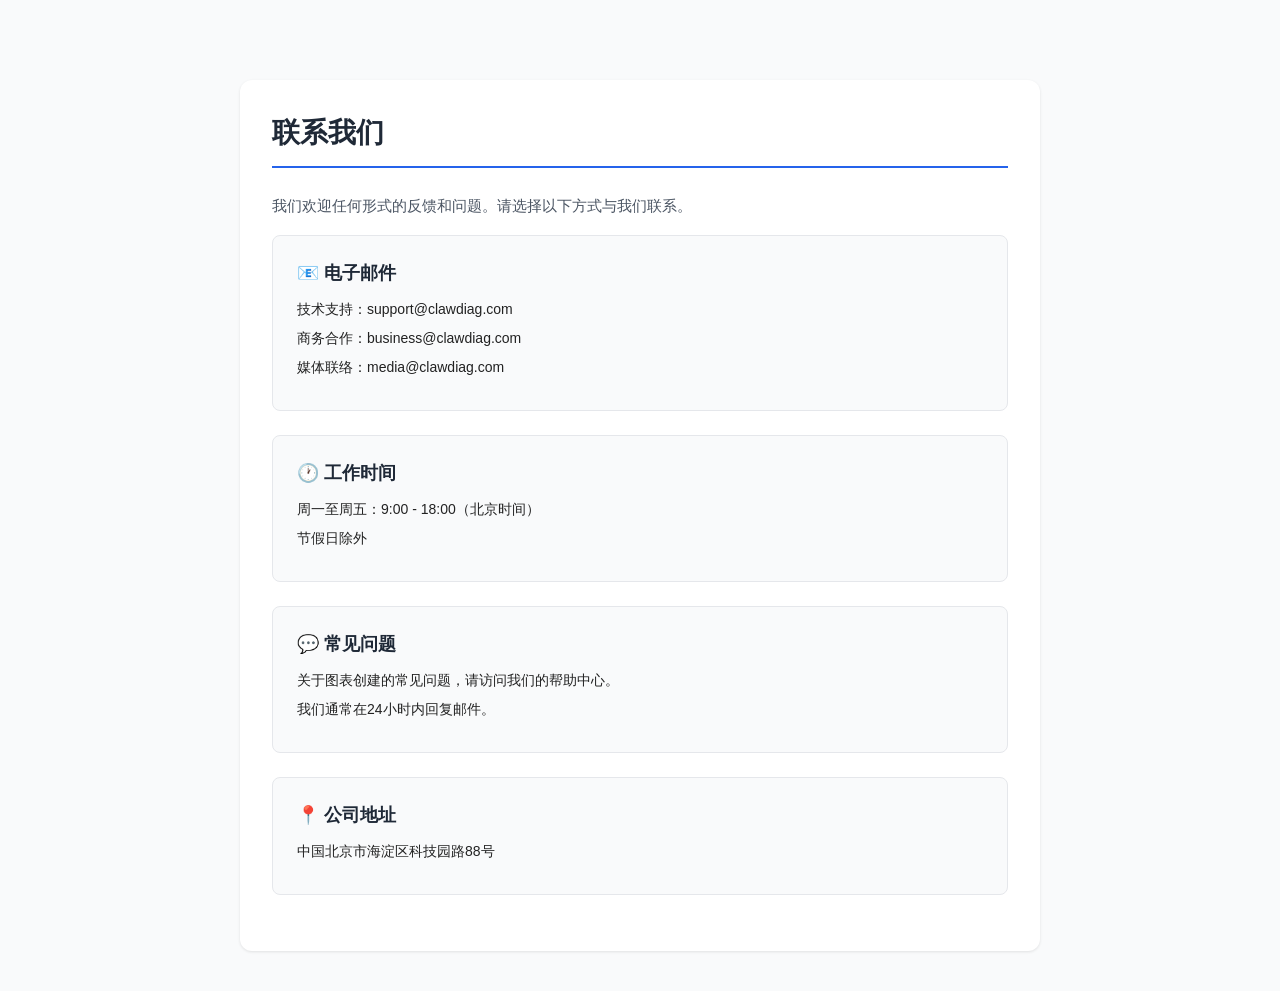
<file: contact.html>
<!DOCTYPE html>
<html lang="zh-CN">
<head>
    <meta charset="UTF-8">
    <meta name="viewport" content="width=device-width, initial-scale=1.0">
    <title>Contact Us - ClawDiag</title>
    <meta name="description" content="Contact ClawDiag - Get in touch with us">
    <link rel="canonical" href="https://sw.okxxu.com/contact.html">
    <link rel="alternate" hreflang="zh" href="https://sw.okxxu.com/contact.html">
    <link rel="alternate" hreflang="en" href="https://sw.okxxu.com/contact.html">
    <link rel="alternate" hreflang="x-default" href="https://sw.okxxu.com/">
    <link rel="icon" type="image/svg+xml" href="data:image/svg+xml,%3Csvg xmlns='http://www.w3.org/2000/svg' viewBox='0 0 32 32'%3E%3Crect width='32' height='32' rx='8' fill='%232563EB'/%3E%3Cpath d='M8 16L14 10L20 16L14 22L8 16Z' fill='white'/%3E%3Cpath d='M14 16L20 10L26 16L20 22L14 16Z' fill='white' fill-opacity='0.6'/%3E%3C/svg%3E">
    <link rel="stylesheet" href="styles.css">
    <style>
        body { background: #F9FAFB; }
        .contact-container { max-width: 800px; margin: 80px auto 40px; padding: 32px; background: #fff; border-radius: 12px; box-shadow: 0 1px 3px rgba(0,0,0,0.1); }
        .contact-container h1 { font-size: 28px; margin-bottom: 24px; color: #1F2937; border-bottom: 2px solid #2563EB; padding-bottom: 12px; }
        .contact-container p { font-size: 15px; line-height: 1.8; color: #4B5563; margin-bottom: 16px; }
        .contact-card { background: #F9FAFB; border-radius: 8px; padding: 24px; margin-bottom: 24px; border: 1px solid #E5E7EB; }
        .contact-card h3 { font-size: 18px; color: #1F2937; margin-bottom: 12px; }
        .contact-card a { color: #2563EB; font-size: 15px; }
        .contact-card span { display: block; margin-bottom: 8px; }
    </style>
</head>
<body>
    <div class="contact-container" id="content">
        <!-- Content loaded by JS -->
    </div>

    <script>
    (function() {
        const isEnglish = location.pathname.includes('-en.html') || 
                          new URLSearchParams(location.search).get('lang') === 'en' ||
                          (localStorage.getItem('clawdiag-lang') === 'en');
        
        const content = document.getElementById('content');
        
        if (isEnglish) {
            document.documentElement.lang = 'en';
            document.title = 'Contact Us - ClawDiag';
            content.innerHTML = `
                <h1>Contact Us</h1>
                <p>We welcome any feedback or questions. Please choose one of the following ways to contact us.</p>
                
                <div class="contact-card">
                    <h3>📧 Email</h3>
                    <span>Technical Support: support@clawdiag.com</span>
                    <span>Business Inquiry: business@clawdiag.com</span>
                    <span>Media Contact: media@clawdiag.com</span>
                </div>
                
                <div class="contact-card">
                    <h3>🕐 Business Hours</h3>
                    <span>Monday to Friday: 9:00 - 18:00 (Beijing Time)</span>
                    <span>Excluding holidays</span>
                </div>
                
                <div class="contact-card">
                    <h3>💬 FAQ</h3>
                    <span>For common questions about diagram creation, please visit our Help Center.</span>
                    <span>We typically respond to emails within 24 hours.</span>
                </div>
                
                <div class="contact-card">
                    <h3>📍 Company Address</h3>
                    <span>88 Kejiyuan Road, Haidian District, Beijing, China</span>
                </div>
            `;
        } else {
            content.innerHTML = `
                <h1>联系我们</h1>
                <p>我们欢迎任何形式的反馈和问题。请选择以下方式与我们联系。</p>
                
                <div class="contact-card">
                    <h3>📧 电子邮件</h3>
                    <span>技术支持：support@clawdiag.com</span>
                    <span>商务合作：business@clawdiag.com</span>
                    <span>媒体联络：media@clawdiag.com</span>
                </div>
                
                <div class="contact-card">
                    <h3>🕐 工作时间</h3>
                    <span>周一至周五：9:00 - 18:00（北京时间）</span>
                    <span>节假日除外</span>
                </div>
                
                <div class="contact-card">
                    <h3>💬 常见问题</h3>
                    <span>关于图表创建的常见问题，请访问我们的帮助中心。</span>
                    <span>我们通常在24小时内回复邮件。</span>
                </div>
                
                <div class="contact-card">
                    <h3>📍 公司地址</h3>
                    <span>中国北京市海淀区科技园路88号</span>
                </div>
            `;
        }
    })();
    </script>
</body>
</html>
</file>
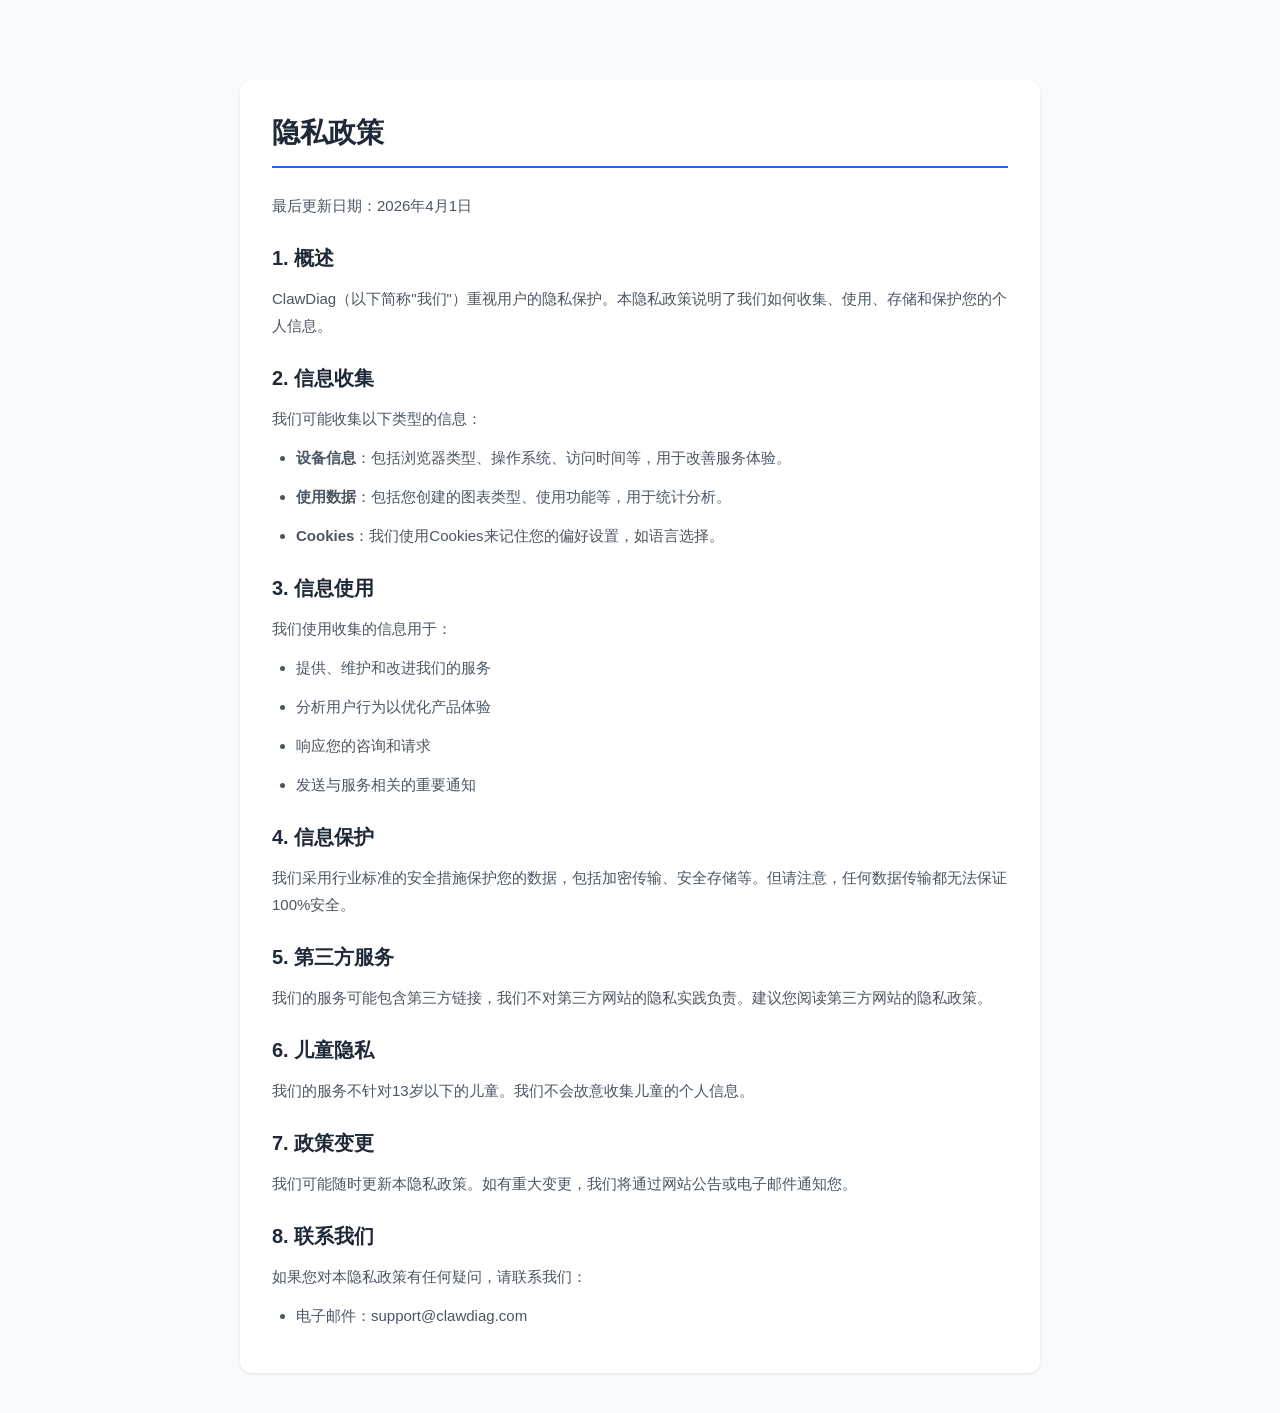
<file: privacy.html>
<!DOCTYPE html>
<html lang="zh-CN">
<head>
    <meta charset="UTF-8">
    <meta name="viewport" content="width=device-width, initial-scale=1.0">
    <title>Privacy Policy - ClawDiag</title>
    <meta name="description" content="ClawDiag Privacy Policy - Your privacy is important to us">
    <link rel="canonical" href="https://sw.okxxu.com/privacy.html">
    <link rel="alternate" hreflang="zh" href="https://sw.okxxu.com/privacy.html">
    <link rel="alternate" hreflang="en" href="https://sw.okxxu.com/privacy.html">
    <link rel="alternate" hreflang="x-default" href="https://sw.okxxu.com/">
    <link rel="icon" type="image/svg+xml" href="data:image/svg+xml,%3Csvg xmlns='http://www.w3.org/2000/svg' viewBox='0 0 32 32'%3E%3Crect width='32' height='32' rx='8' fill='%232563EB'/%3E%3Cpath d='M8 16L14 10L20 16L14 22L8 16Z' fill='white'/%3E%3Cpath d='M14 16L20 10L26 16L20 22L14 16Z' fill='white' fill-opacity='0.6'/%3E%3C/svg%3E">
    <link rel="stylesheet" href="styles.css">
    <style>
        body { background: #F9FAFB; }
        .legal-container { max-width: 800px; margin: 80px auto 40px; padding: 32px; background: #fff; border-radius: 12px; box-shadow: 0 1px 3px rgba(0,0,0,0.1); }
        .legal-container h1 { font-size: 28px; margin-bottom: 24px; color: #1F2937; border-bottom: 2px solid #2563EB; padding-bottom: 12px; }
        .legal-container h2 { font-size: 20px; margin: 24px 0 12px; color: #1F2937; }
        .legal-container p, .legal-container li { font-size: 15px; line-height: 1.8; color: #4B5563; margin-bottom: 12px; }
        .legal-container ul { padding-left: 24px; }
        .legal-container a { color: #2563EB; }
    </style>
</head>
<body>
    <div class="legal-container" id="content">
        <!-- Content loaded by JS -->
    </div>

    <script src="i18n.js"></script>
    <script>
    (function() {
        const isEnglish = location.pathname.includes('-en.html') || 
                          new URLSearchParams(location.search).get('lang') === 'en' ||
                          (localStorage.getItem('clawdiag-lang') === 'en');
        
        const content = document.getElementById('content');
        
        if (isEnglish) {
            document.documentElement.lang = 'en';
            document.title = 'Privacy Policy - ClawDiag';
            content.innerHTML = `
                <h1>Privacy Policy</h1>
                <p>Last updated: April 1, 2026</p>
                
                <h2>1. Overview</h2>
                <p>ClawDiag ("we", "us", or "our") is committed to protecting your privacy. This Privacy Policy explains how we collect, use, store, and protect your personal information.</p>
                
                <h2>2. Information We Collect</h2>
                <p>We may collect the following types of information:</p>
                <ul>
                    <li><strong>Device Information</strong>: Including browser type, operating system, access time, etc., to improve service experience.</li>
                    <li><strong>Usage Data</strong>: Including the types of diagrams you create, features you use, for statistical analysis.</li>
                    <li><strong>Cookies</strong>: We use cookies to remember your preferences, such as language settings.</li>
                </ul>
                
                <h2>3. How We Use Your Information</h2>
                <p>We use the information we collect to:</p>
                <ul>
                    <li>Provide, maintain, and improve our services</li>
                    <li>Analyze user behavior to optimize product experience</li>
                    <li>Respond to your inquiries and requests</li>
                    <li>Send important service-related notifications</li>
                </ul>
                
                <h2>4. Data Protection</h2>
                <p>We use industry-standard security measures to protect your data, including encrypted transmission and secure storage. However, please note that no data transmission can be guaranteed 100% secure.</p>
                
                <h2>5. Third-Party Services</h2>
                <p>Our services may contain links to third-party websites. We are not responsible for the privacy practices of third-party websites. We recommend that you read the privacy policies of third-party websites.</p>
                
                <h2>6. Children's Privacy</h2>
                <p>Our services are not intended for children under 13. We do not knowingly collect personal information from children.</p>
                
                <h2>7. Changes to This Policy</h2>
                <p>We may update this Privacy Policy at any time. For material changes, we will notify you through website announcements or email.</p>
                
                <h2>8. Contact Us</h2>
                <p>If you have any questions about this Privacy Policy, please contact us:</p>
                <ul>
                    <li>Email: support@clawdiag.com</li>
                </ul>
            `;
        } else {
            content.innerHTML = `
                <h1>隐私政策</h1>
                <p>最后更新日期：2026年4月1日</p>
                
                <h2>1. 概述</h2>
                <p>ClawDiag（以下简称"我们"）重视用户的隐私保护。本隐私政策说明了我们如何收集、使用、存储和保护您的个人信息。</p>
                
                <h2>2. 信息收集</h2>
                <p>我们可能收集以下类型的信息：</p>
                <ul>
                    <li><strong>设备信息</strong>：包括浏览器类型、操作系统、访问时间等，用于改善服务体验。</li>
                    <li><strong>使用数据</strong>：包括您创建的图表类型、使用功能等，用于统计分析。</li>
                    <li><strong>Cookies</strong>：我们使用Cookies来记住您的偏好设置，如语言选择。</li>
                </ul>
                
                <h2>3. 信息使用</h2>
                <p>我们使用收集的信息用于：</p>
                <ul>
                    <li>提供、维护和改进我们的服务</li>
                    <li>分析用户行为以优化产品体验</li>
                    <li>响应您的咨询和请求</li>
                    <li>发送与服务相关的重要通知</li>
                </ul>
                
                <h2>4. 信息保护</h2>
                <p>我们采用行业标准的安全措施保护您的数据，包括加密传输、安全存储等。但请注意，任何数据传输都无法保证100%安全。</p>
                
                <h2>5. 第三方服务</h2>
                <p>我们的服务可能包含第三方链接，我们不对第三方网站的隐私实践负责。建议您阅读第三方网站的隐私政策。</p>
                
                <h2>6. 儿童隐私</h2>
                <p>我们的服务不针对13岁以下的儿童。我们不会故意收集儿童的个人信息。</p>
                
                <h2>7. 政策变更</h2>
                <p>我们可能随时更新本隐私政策。如有重大变更，我们将通过网站公告或电子邮件通知您。</p>
                
                <h2>8. 联系我们</h2>
                <p>如果您对本隐私政策有任何疑问，请联系我们：</p>
                <ul>
                    <li>电子邮件：support@clawdiag.com</li>
                </ul>
            `;
        }
    })();
    </script>
</body>
</html>
</file>
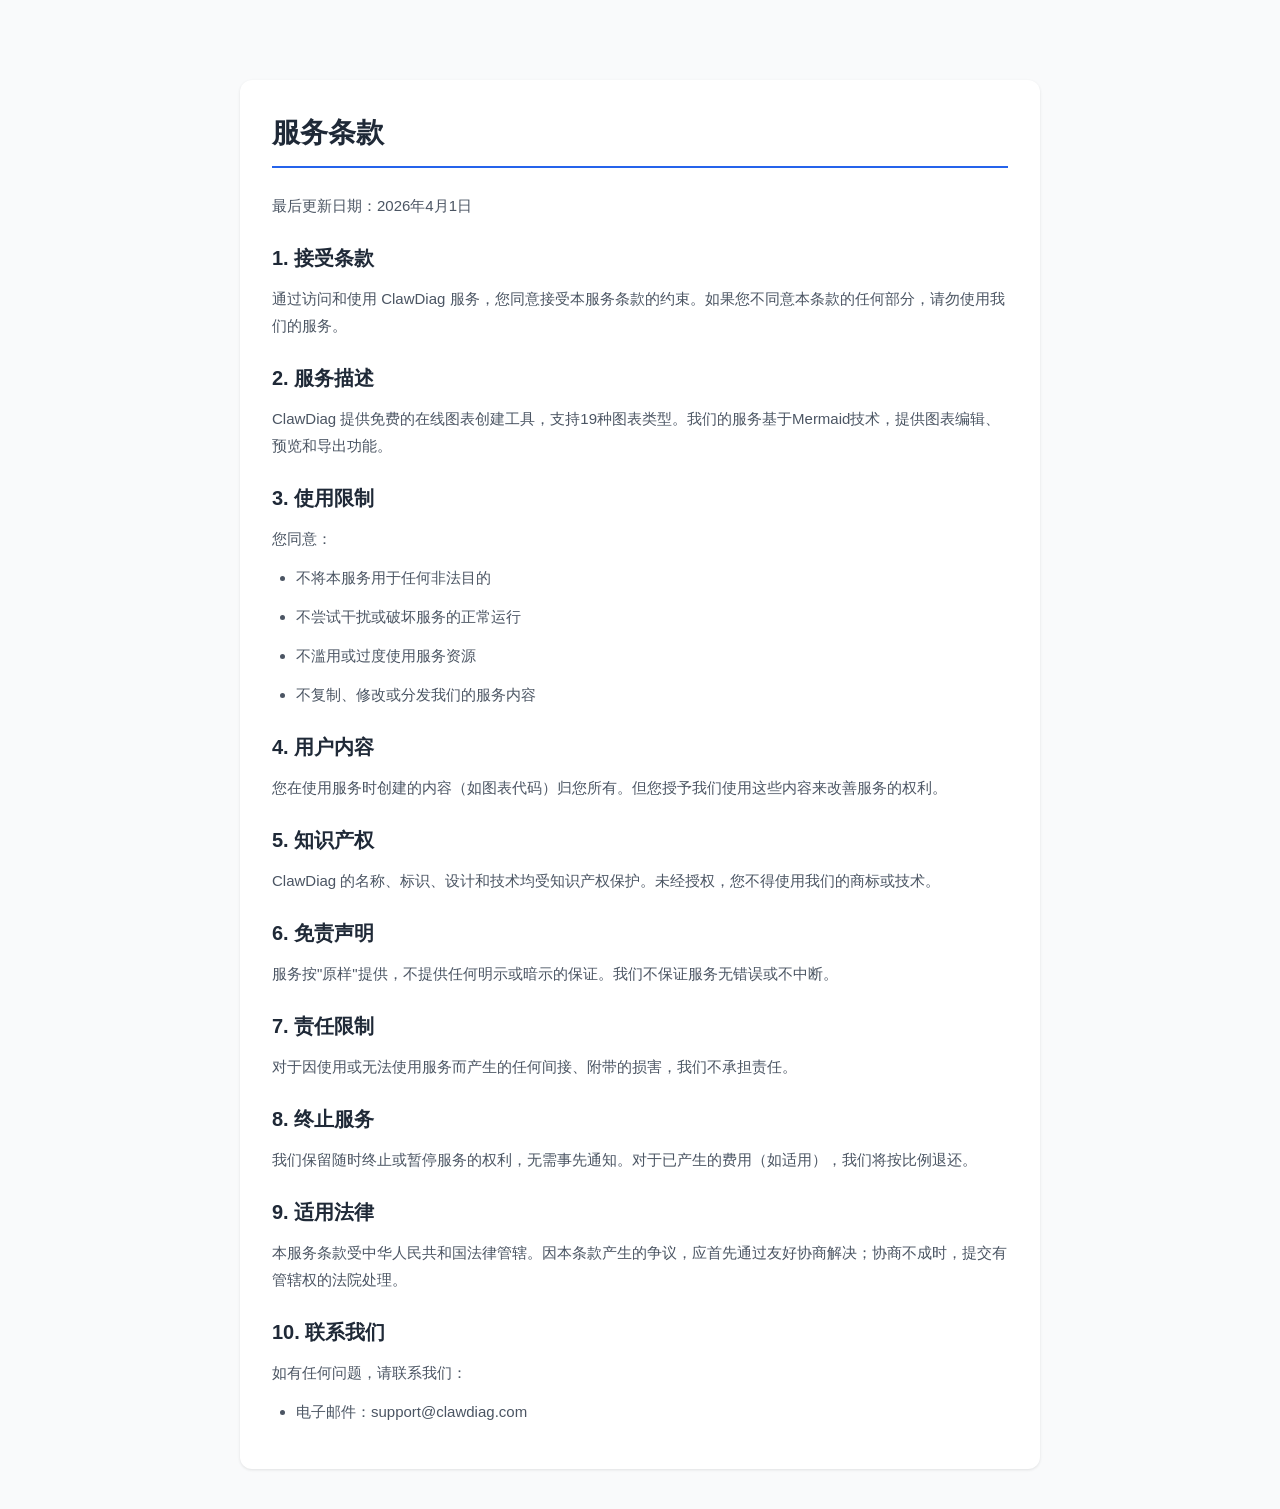
<file: terms.html>
<!DOCTYPE html>
<html lang="zh-CN">
<head>
    <meta charset="UTF-8">
    <meta name="viewport" content="width=device-width, initial-scale=1.0">
    <title>Terms of Service - ClawDiag</title>
    <meta name="description" content="ClawDiag Terms of Service">
    <link rel="canonical" href="https://sw.okxxu.com/terms.html">
    <link rel="alternate" hreflang="zh" href="https://sw.okxxu.com/terms.html">
    <link rel="alternate" hreflang="en" href="https://sw.okxxu.com/terms.html">
    <link rel="alternate" hreflang="x-default" href="https://sw.okxxu.com/">
    <link rel="icon" type="image/svg+xml" href="data:image/svg+xml,%3Csvg xmlns='http://www.w3.org/2000/svg' viewBox='0 0 32 32'%3E%3Crect width='32' height='32' rx='8' fill='%232563EB'/%3E%3Cpath d='M8 16L14 10L20 16L14 22L8 16Z' fill='white'/%3E%3Cpath d='M14 16L20 10L26 16L20 22L14 16Z' fill='white' fill-opacity='0.6'/%3E%3C/svg%3E">
    <link rel="stylesheet" href="styles.css">
    <style>
        body { background: #F9FAFB; }
        .legal-container { max-width: 800px; margin: 80px auto 40px; padding: 32px; background: #fff; border-radius: 12px; box-shadow: 0 1px 3px rgba(0,0,0,0.1); }
        .legal-container h1 { font-size: 28px; margin-bottom: 24px; color: #1F2937; border-bottom: 2px solid #2563EB; padding-bottom: 12px; }
        .legal-container h2 { font-size: 20px; margin: 24px 0 12px; color: #1F2937; }
        .legal-container p, .legal-container li { font-size: 15px; line-height: 1.8; color: #4B5563; margin-bottom: 12px; }
        .legal-container ul { padding-left: 24px; }
        .legal-container a { color: #2563EB; }
    </style>
</head>
<body>
    <div class="legal-container" id="content">
        <!-- Content loaded by JS -->
    </div>

    <script>
    (function() {
        const isEnglish = location.pathname.includes('-en.html') || 
                          new URLSearchParams(location.search).get('lang') === 'en' ||
                          (localStorage.getItem('clawdiag-lang') === 'en');
        
        const content = document.getElementById('content');
        
        if (isEnglish) {
            document.documentElement.lang = 'en';
            document.title = 'Terms of Service - ClawDiag';
            content.innerHTML = `
                <h1>Terms of Service</h1>
                <p>Last updated: April 1, 2026</p>
                
                <h2>1. Acceptance of Terms</h2>
                <p>By accessing and using ClawDiag services, you agree to be bound by these Terms of Service. If you do not agree to any part of these terms, please do not use our services.</p>
                
                <h2>2. Service Description</h2>
                <p>ClawDiag provides free online diagram creation tools, supporting 19+ diagram types. Our service is based on Mermaid technology, providing diagram editing, preview, and export functionality.</p>
                
                <h2>3. Use Restrictions</h2>
                <p>You agree to:</p>
                <ul>
                    <li>Not use this service for any illegal purposes</li>
                    <li>Not attempt to interfere with or disrupt the normal operation of the service</li>
                    <li>Not abuse or excessively use service resources</li>
                    <li>Not copy, modify, or distribute our service content without authorization</li>
                </ul>
                
                <h2>4. User Content</h2>
                <p>Content you create while using the service (such as diagram code) belongs to you. However, you grant us the right to use this content to improve our services.</p>
                
                <h2>5. Intellectual Property</h2>
                <p>The name, logo, design, and technology of ClawDiag are protected by intellectual property rights. Without authorization, you may not use our trademarks or technology.</p>
                
                <h2>6. Disclaimer</h2>
                <p>The service is provided "as is" without any express or implied warranties. We do not guarantee that the service is error-free or uninterrupted.</p>
                
                <h2>7. Limitation of Liability</h2>
                <p>We shall not be liable for any indirect or consequential damages arising from the use or inability to use the service.</p>
                
                <h2>8. Service Termination</h2>
                <p>We reserve the right to terminate or suspend the service at any time without prior notice. For any fees incurred (if applicable), we will refund them on a pro-rata basis.</p>
                
                <h2>9. Governing Law</h2>
                <p>These Terms of Service are governed by the laws of the People's Republic of China. Any disputes arising from these terms shall first be resolved through friendly negotiation; if negotiation fails, they shall be submitted to the competent court.</p>
                
                <h2>10. Contact Us</h2>
                <p>If you have any questions, please contact us:</p>
                <ul>
                    <li>Email: support@clawdiag.com</li>
                </ul>
            `;
        } else {
            content.innerHTML = `
                <h1>服务条款</h1>
                <p>最后更新日期：2026年4月1日</p>
                
                <h2>1. 接受条款</h2>
                <p>通过访问和使用 ClawDiag 服务，您同意接受本服务条款的约束。如果您不同意本条款的任何部分，请勿使用我们的服务。</p>
                
                <h2>2. 服务描述</h2>
                <p>ClawDiag 提供免费的在线图表创建工具，支持19种图表类型。我们的服务基于Mermaid技术，提供图表编辑、预览和导出功能。</p>
                
                <h2>3. 使用限制</h2>
                <p>您同意：</p>
                <ul>
                    <li>不将本服务用于任何非法目的</li>
                    <li>不尝试干扰或破坏服务的正常运行</li>
                    <li>不滥用或过度使用服务资源</li>
                    <li>不复制、修改或分发我们的服务内容</li>
                </ul>
                
                <h2>4. 用户内容</h2>
                <p>您在使用服务时创建的内容（如图表代码）归您所有。但您授予我们使用这些内容来改善服务的权利。</p>
                
                <h2>5. 知识产权</h2>
                <p>ClawDiag 的名称、标识、设计和技术均受知识产权保护。未经授权，您不得使用我们的商标或技术。</p>
                
                <h2>6. 免责声明</h2>
                <p>服务按"原样"提供，不提供任何明示或暗示的保证。我们不保证服务无错误或不中断。</p>
                
                <h2>7. 责任限制</h2>
                <p>对于因使用或无法使用服务而产生的任何间接、附带的损害，我们不承担责任。</p>
                
                <h2>8. 终止服务</h2>
                <p>我们保留随时终止或暂停服务的权利，无需事先通知。对于已产生的费用（如适用），我们将按比例退还。</p>
                
                <h2>9. 适用法律</h2>
                <p>本服务条款受中华人民共和国法律管辖。因本条款产生的争议，应首先通过友好协商解决；协商不成时，提交有管辖权的法院处理。</p>
                
                <h2>10. 联系我们</h2>
                <p>如有任何问题，请联系我们：</p>
                <ul>
                    <li>电子邮件：support@clawdiag.com</li>
                </ul>
            `;
        }
    })();
    </script>
</body>
</html>
</file>
<file: styles.css>
/* ===================================
   ClawDiag - 简约在线图表工具
   =================================== */

/* CSS Variables - 简化色彩 */
:root {
    --primary: #333333;
    --bg: #FAFAFA;
    --bg-card: #FFFFFF;
    --text: #222222;
    --text-secondary: #666666;
    --border: #EEEEEE;
    --radius: 6px;
    --font-main: -apple-system, BlinkMacSystemFont, "Segoe UI", "Noto Sans SC", sans-serif;
}

/* Reset */
*, *::before, *::after {
    box-sizing: border-box;
    margin: 0;
    padding: 0;
}

html { scroll-behavior: smooth; }

body {
    font-family: var(--font-main);
    font-size: 14px;
    line-height: 1.5;
    color: var(--text);
    background: var(--bg);
}

a { color: inherit; text-decoration: none; }
button { font-family: inherit; cursor: pointer; border: none; background: none; }

/* Container */
.container { max-width: 1000px; margin: 0 auto; padding: 0 16px; }

/* Header - 简约版 */
.header {
    position: fixed;
    top: 0;
    left: 0;
    right: 0;
    height: 48px;
    background: var(--bg-card);
    border-bottom: 1px solid var(--border);
    z-index: 100;
}

.header-container {
    max-width: 1000px;
    margin: 0 auto;
    padding: 0 16px;
    height: 100%;
    display: flex;
    align-items: center;
    justify-content: space-between;
}

.logo {
    display: flex;
    align-items: center;
    gap: 8px;
    font-weight: 600;
    font-size: 16px;
}

.logo svg { width: 24px; height: 24px; }

.header-actions { display: flex; align-items: center; gap: 12px; }

.lang-switch {
    padding: 8px 16px;
    font-size: 14px;
    font-weight: 600;
    color: white;
    background: #222222;
    border: none;
    border-radius: 6px;
    cursor: pointer;
    transition: all 0.2s ease;
    box-shadow: 0 2px 4px rgba(0, 0, 0, 0.2);
}

.lang-switch:hover { 
    background: #000000; 
    box-shadow: 0 4px 8px rgba(0, 0, 0, 0.3);
}

/* Type Bar - Vertical Left */
.type-bar {
    display: flex;
    flex-direction: column;
    gap: 4px;
    padding: 8px;
    background: var(--bg-card);
    border-right: 1px solid var(--border);
    overflow-y: auto;
    height: 100%;
}

.type-bar::-webkit-scrollbar { width: 6px; }
.type-bar::-webkit-scrollbar-thumb { background: var(--border); border-radius: 3px; }

.type-btn {
    padding: 10px 16px;
    font-size: 14px;
    font-weight: 500;
    white-space: nowrap;
    color: var(--text);
    background: var(--bg);
    border: 1px solid var(--border);
    border-radius: var(--radius);
    text-align: left;
    transition: all 0.2s ease;
}

.type-btn:hover { 
    color: var(--primary); 
    background: #f0f0f0; 
    border-color: #ccc;
}

.type-btn.active {
    color: white;
    background: var(--primary);
    border-color: var(--primary);
}

/* Editor - Always visible */
.editor {
    padding-top: 48px;
    min-height: 100vh;
    background: var(--bg);
}

.editor-container { max-width: 100%; margin: 0; padding: 16px; }

.editor-body {
    display: grid;
    grid-template-columns: 180px 1fr 1fr;
    gap: 16px;
    height: calc(100vh - 80px);
}

.editor-actions { display: flex; gap: 8px; }

.btn-tool {
    width: 32px;
    height: 32px;
    display: flex;
    align-items: center;
    justify-content: center;
    background: var(--bg);
    border-radius: var(--radius);
    font-size: 16px;
}

.btn-tool:hover { background: var(--border); }

.btn-primary {
    padding: 8px 16px;
    font-size: 13px;
    background: var(--primary);
    color: white;
    border-radius: var(--radius);
}

.btn-primary:hover { opacity: 0.9; }

.code-panel, .preview-panel {
    background: var(--bg-card);
    border-radius: var(--radius);
    display: flex;
    flex-direction: column;
    overflow: hidden;
    border: 1px solid var(--border);
}

.code-panel {
    border-right: 2px solid var(--text);
}

.preview-panel {
    border-left: 1px dashed var(--border);
    margin-left: -1px;
}

.panel-header {
    display: flex;
    align-items: center;
    justify-content: space-between;
    padding: 10px 14px;
    border-bottom: 1px solid var(--border);
    font-size: 13px;
}

.btn-sm {
    padding: 4px 10px;
    font-size: 12px;
    background: var(--bg);
    border-radius: 4px;
}

.code-editor {
    flex: 1;
    padding: 14px;
    font-family: monospace;
    font-size: 13px;
    line-height: 1.5;
    border: none;
    resize: none;
    background: var(--bg);
    color: var(--text);
}

.code-editor:focus { outline: none; }

.panel-footer { padding: 10px 14px; border-top: 1px solid var(--border); }
.panel-footer .btn { width: 100%; }

.preview-container {
    flex: 1;
    padding: 16px;
    overflow: auto;
    display: flex;
    align-items: flex-start;
    justify-content: center;
    background: var(--bg);
    cursor: move;
}

.diagram-output { width: 100%; text-align: center; }
.diagram-output svg { max-width: 100%; height: auto; }

/* Hide unused sections */
.features, .diagrams, .hero, .nav, .mobile-menu-btn { display: none !important; }

/* Footer */
.footer {
    padding: 24px 0;
    background: var(--bg-card);
    border-top: 1px solid var(--border);
}

.footer-content {
    display: flex;
    justify-content: space-between;
    align-items: center;
    max-width: 1000px;
    margin: 0 auto;
    padding: 0 16px;
}

.footer-left {
    display: flex;
    flex-direction: column;
    gap: 8px;
}

.footer-left .logo {
    display: flex;
    align-items: center;
    gap: 8px;
    font-weight: 600;
    font-size: 16px;
}

.footer-left p { 
    font-size: 13px; 
    color: var(--text-secondary); 
}

.footer-right {
    display: flex;
    flex-direction: column;
    align-items: flex-end;
    gap: 12px;
}

.footer-links { 
    display: flex; 
    gap: 20px; 
}

.footer-links a { 
    font-size: 13px; 
    color: var(--text-secondary); 
}

.footer-links a:hover { 
    color: var(--text); 
}

.footer-copyright { 
    font-size: 12px; 
    color: var(--text-secondary); 
}

/* Toast - 简化 */
.toast {
    position: fixed;
    bottom: 20px;
    left: 50%;
    transform: translateX(-50%);
    padding: 10px 20px;
    background: #333;
    color: white;
    border-radius: 4px;
    font-size: 13px;
    z-index: 100;
}

/* Responsive */
@media (max-width: 768px) {
    .editor-body { grid-template-columns: 1fr; height: auto; }
    .code-panel, .preview-panel { min-height: 300px; }
    .footer-content { flex-direction: column; gap: 16px; text-align: center; }
    .footer-right { align-items: center; }
    .footer-links { flex-wrap: wrap; justify-content: center; }
}

/* Print */
@media print {
    .header, .footer, .hero-actions { display: none; }
}

/* SEO Content */
.seo-content {
    padding: 48px 0;
    background: var(--bg-card);
    border-top: 1px solid var(--border);
}

.seo-content .container {
    max-width: 1000px;
    margin: 0 auto;
    padding: 0 16px;
}

.seo-content h2 {
    font-size: 24px;
    font-weight: 600;
    margin-bottom: 24px;
    color: var(--text);
    text-align: center;
}

.seo-grid {
    display: grid;
    grid-template-columns: repeat(auto-fit, minmax(280px, 1fr));
    gap: 16px;
    margin-bottom: 16px;
}

.seo-more-wrapper {
    text-align: center;
    margin-top: 8px;
}

.seo-view-more {
    padding: 10px 24px;
    font-size: 14px;
    font-weight: 500;
    color: var(--primary);
    background: var(--bg-card);
    border: 1px solid var(--border);
    border-radius: var(--radius);
    cursor: pointer;
    transition: all 0.2s ease;
}

.seo-view-more:hover {
    background: var(--primary);
    color: white;
    border-color: var(--primary);
}

.seo-card {
    padding: 16px;
    background: var(--bg);
    border-radius: var(--radius);
    border: 1px solid var(--border);
}

.seo-card h3 {
    font-size: 16px;
    font-weight: 600;
    margin-bottom: 8px;
    color: var(--primary);
}

.seo-card p {
    font-size: 13px;
    line-height: 1.6;
    color: var(--text-secondary);
}

.seo-about {
    margin-top: 32px;
    padding-top: 32px;
    border-top: 1px solid var(--border);
}

.seo-about h2 {
    font-size: 24px;
    font-weight: 600;
    margin-bottom: 24px;
    color: var(--text);
    text-align: center;
}

.seo-about-content {
    display: grid;
    grid-template-columns: repeat(auto-fit, minmax(280px, 1fr));
    gap: 16px;
}

.seo-about-card {
    padding: 20px;
    background: var(--bg);
    border-radius: var(--radius);
    border: 1px solid var(--border);
    text-align: left;
}

.seo-about-card p {
    font-size: 14px;
    line-height: 1.8;
    color: var(--text-secondary);
    margin-bottom: 12px;
}

.seo-about-card p:last-child {
    margin-bottom: 0;
}

/* Use Cases */
.seo-usecases {
    margin-top: 32px;
    padding-top: 32px;
    border-top: 1px solid var(--border);
}

.seo-usecases h2 {
    font-size: 24px;
    font-weight: 600;
    margin-bottom: 24px;
    color: var(--text);
    text-align: center;
}

.usecases-grid {
    display: grid;
    grid-template-columns: repeat(auto-fit, minmax(280px, 1fr));
    gap: 16px;
}

.usecase-card {
    padding: 16px;
    background: var(--bg);
    border-radius: var(--radius);
    border: 1px solid var(--border);
}

.usecase-card h3 {
    font-size: 16px;
    font-weight: 600;
    margin-bottom: 12px;
    color: var(--primary);
}

.usecase-card ul {
    list-style: none;
    padding: 0;
}

.usecase-card li {
    font-size: 13px;
    line-height: 1.6;
    color: var(--text-secondary);
    padding: 4px 0;
    border-bottom: 1px dashed var(--border);
}

.usecase-card li:last-child {
    border-bottom: none;
}

/* FAQ Section */
.seo-faq {
    margin-top: 32px;
    padding-top: 32px;
    border-top: 1px solid var(--border);
}

.seo-faq h2 {
    font-size: 24px;
    font-weight: 600;
    margin-bottom: 24px;
    color: var(--text);
    text-align: center;
}

.faq-list {
    max-width: 800px;
    margin: 0 auto;
}

.faq-item {
    margin-bottom: 12px;
    border: 1px solid var(--border);
    border-radius: var(--radius);
    background: var(--bg);
    overflow: hidden;
}

.faq-question {
    display: flex;
    align-items: center;
    justify-content: space-between;
    width: 100%;
    padding: 16px;
    font-size: 14px;
    font-weight: 500;
    color: var(--text);
    background: var(--bg-card);
    border: none;
    cursor: pointer;
    text-align: left;
    transition: background 0.2s;
}

.faq-question:hover {
    background: var(--bg);
}

.faq-icon {
    font-size: 18px;
    color: var(--text-secondary);
    transition: transform 0.2s;
}

.faq-item.active .faq-icon {
    transform: rotate(45deg);
}

.faq-answer {
    display: none;
    padding: 0 16px 16px;
}

.faq-item.active .faq-answer {
    display: block;
}

.faq-answer p {
    font-size: 13px;
    line-height: 1.7;
    color: var(--text-secondary);
}

/* Export Dropdown */
.export-dropdown {
    position: relative;
}

.export-btn {
    display: flex;
    align-items: center;
    gap: 4px;
}

.export-menu {
    display: none;
    position: absolute;
    top: 100%;
    right: 0;
    margin-top: 4px;
    background: var(--bg-card);
    border: 1px solid var(--border);
    border-radius: var(--radius);
    box-shadow: 0 4px 12px rgba(0, 0, 0, 0.15);
    min-width: 140px;
    z-index: 50;
}

.export-menu.show {
    display: block;
}

.export-option {
    display: block;
    width: 100%;
    padding: 10px 16px;
    text-align: left;
    font-size: 13px;
    color: var(--text);
    background: none;
    border: none;
    cursor: pointer;
    transition: background 0.15s;
}

.export-option:hover {
    background: var(--bg);
}

.export-option:first-child {
    border-radius: var(--radius) var(--radius) 0 0;
}

.export-option:last-child {
    border-radius: 0 0 var(--radius) var(--radius);
}

/* Cheat Sheet Modal */
.modal-overlay {
    display: none;
    position: fixed;
    top: 0;
    left: 0;
    right: 0;
    bottom: 0;
    background: rgba(0, 0, 0, 0.5);
    z-index: 200;
    align-items: center;
    justify-content: center;
    padding: 20px;
}

.modal-overlay.show {
    display: flex;
}

.modal-content {
    background: var(--bg-card);
    border-radius: var(--radius);
    max-width: 900px;
    width: 100%;
    max-height: 85vh;
    overflow: hidden;
    display: flex;
    flex-direction: column;
    box-shadow: 0 8px 32px rgba(0, 0, 0, 0.2);
}

.modal-header {
    display: flex;
    align-items: center;
    justify-content: space-between;
    padding: 16px 20px;
    border-bottom: 1px solid var(--border);
}

.modal-header h2 {
    font-size: 18px;
    font-weight: 600;
    margin: 0;
    color: var(--text);
}

.modal-close {
    width: 32px;
    height: 32px;
    display: flex;
    align-items: center;
    justify-content: center;
    font-size: 24px;
    color: var(--text-secondary);
    background: none;
    border: none;
    cursor: pointer;
    border-radius: var(--radius);
    transition: all 0.2s;
}

.modal-close:hover {
    background: var(--bg);
    color: var(--text);
}

.modal-body {
    padding: 20px;
    overflow-y: auto;
    flex: 1;
}

.cheat-sheet-grid {
    display: grid;
    grid-template-columns: repeat(auto-fit, minmax(280px, 1fr));
    gap: 16px;
}

.cheat-section {
    background: var(--bg);
    border-radius: var(--radius);
    padding: 16px;
    border: 1px solid var(--border);
}

.cheat-section h3 {
    font-size: 14px;
    font-weight: 600;
    margin-bottom: 12px;
    color: var(--primary);
    padding-bottom: 8px;
    border-bottom: 1px solid var(--border);
}

.cheat-item {
    display: flex;
    align-items: center;
    gap: 10px;
    padding: 6px 0;
    font-size: 12px;
}

.cheat-code {
    font-family: 'JetBrains Mono', monospace;
    font-size: 11px;
    background: var(--bg-card);
    padding: 3px 8px;
    border-radius: 4px;
    color: #2563EB;
    border: 1px solid var(--border);
    white-space: nowrap;
    min-width: 120px;
}

.cheat-item span {
    color: var(--text-secondary);
    font-size: 12px;
}
</file>
